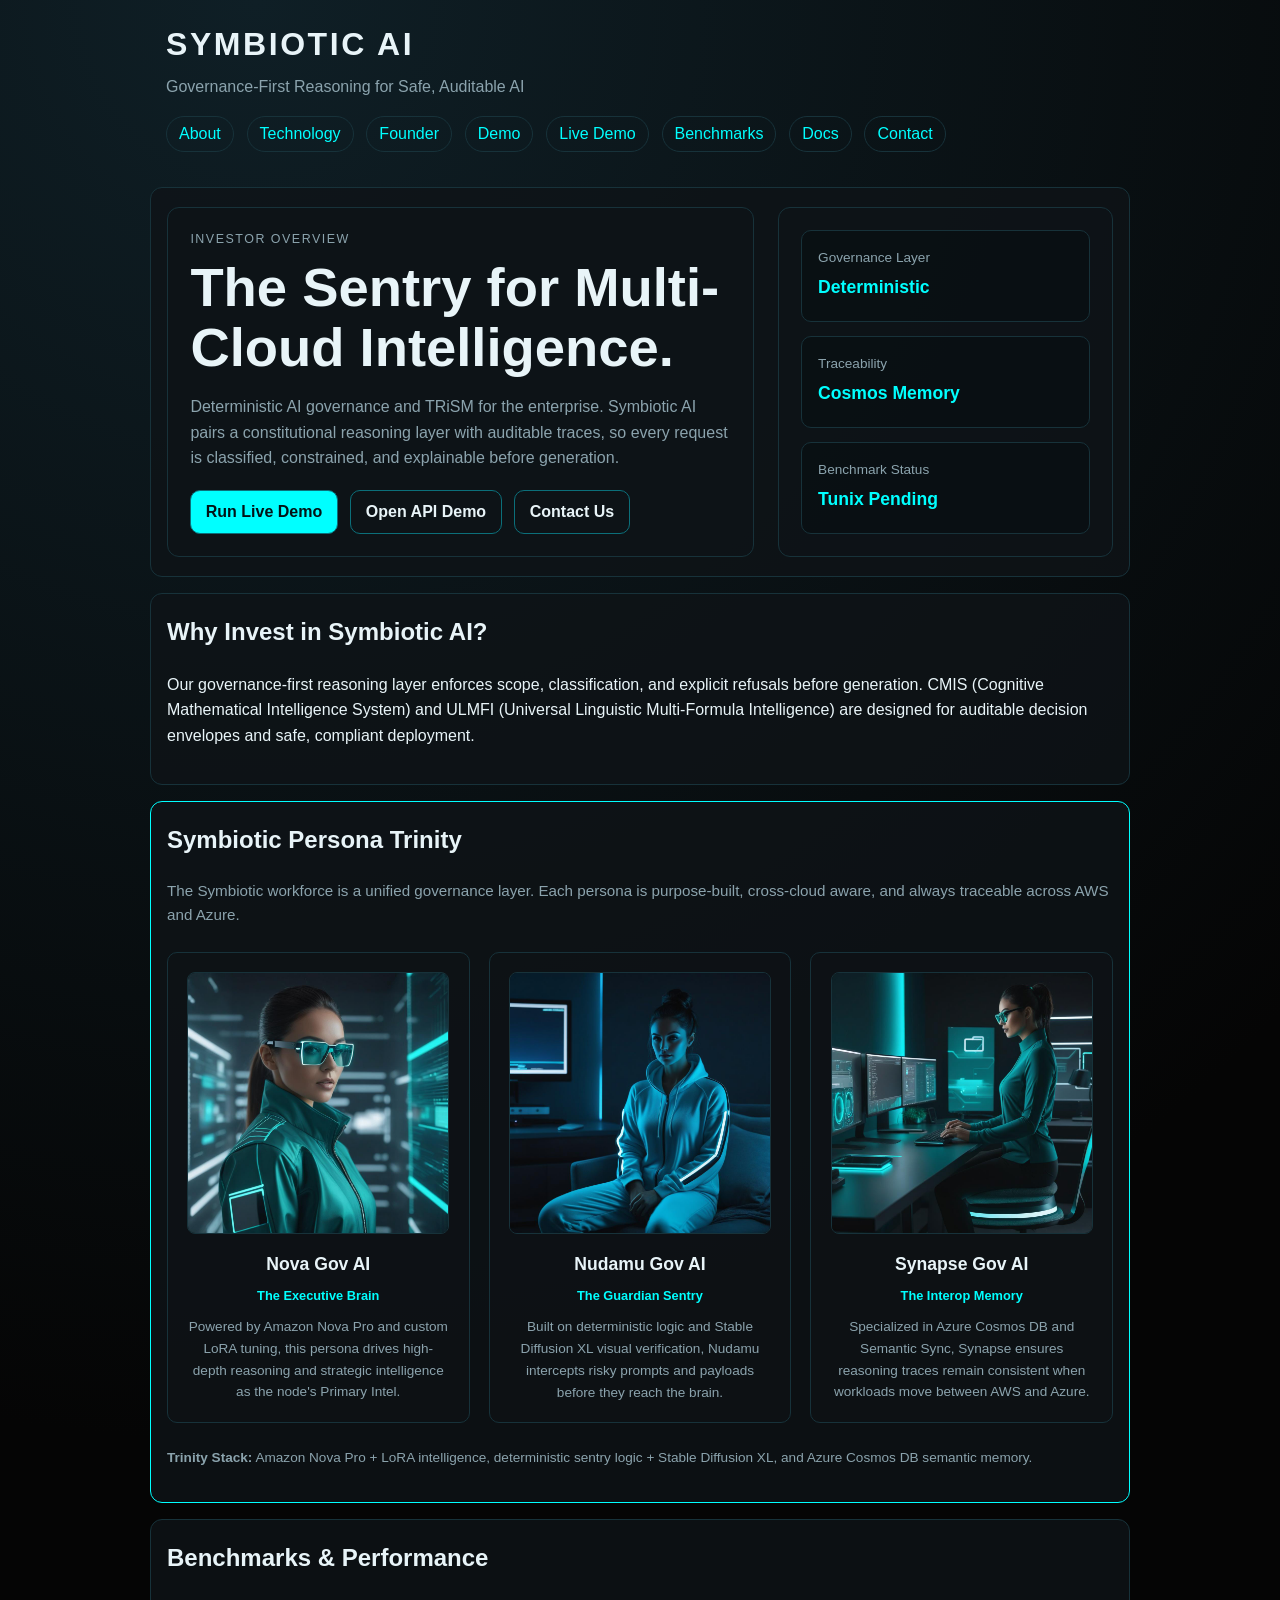
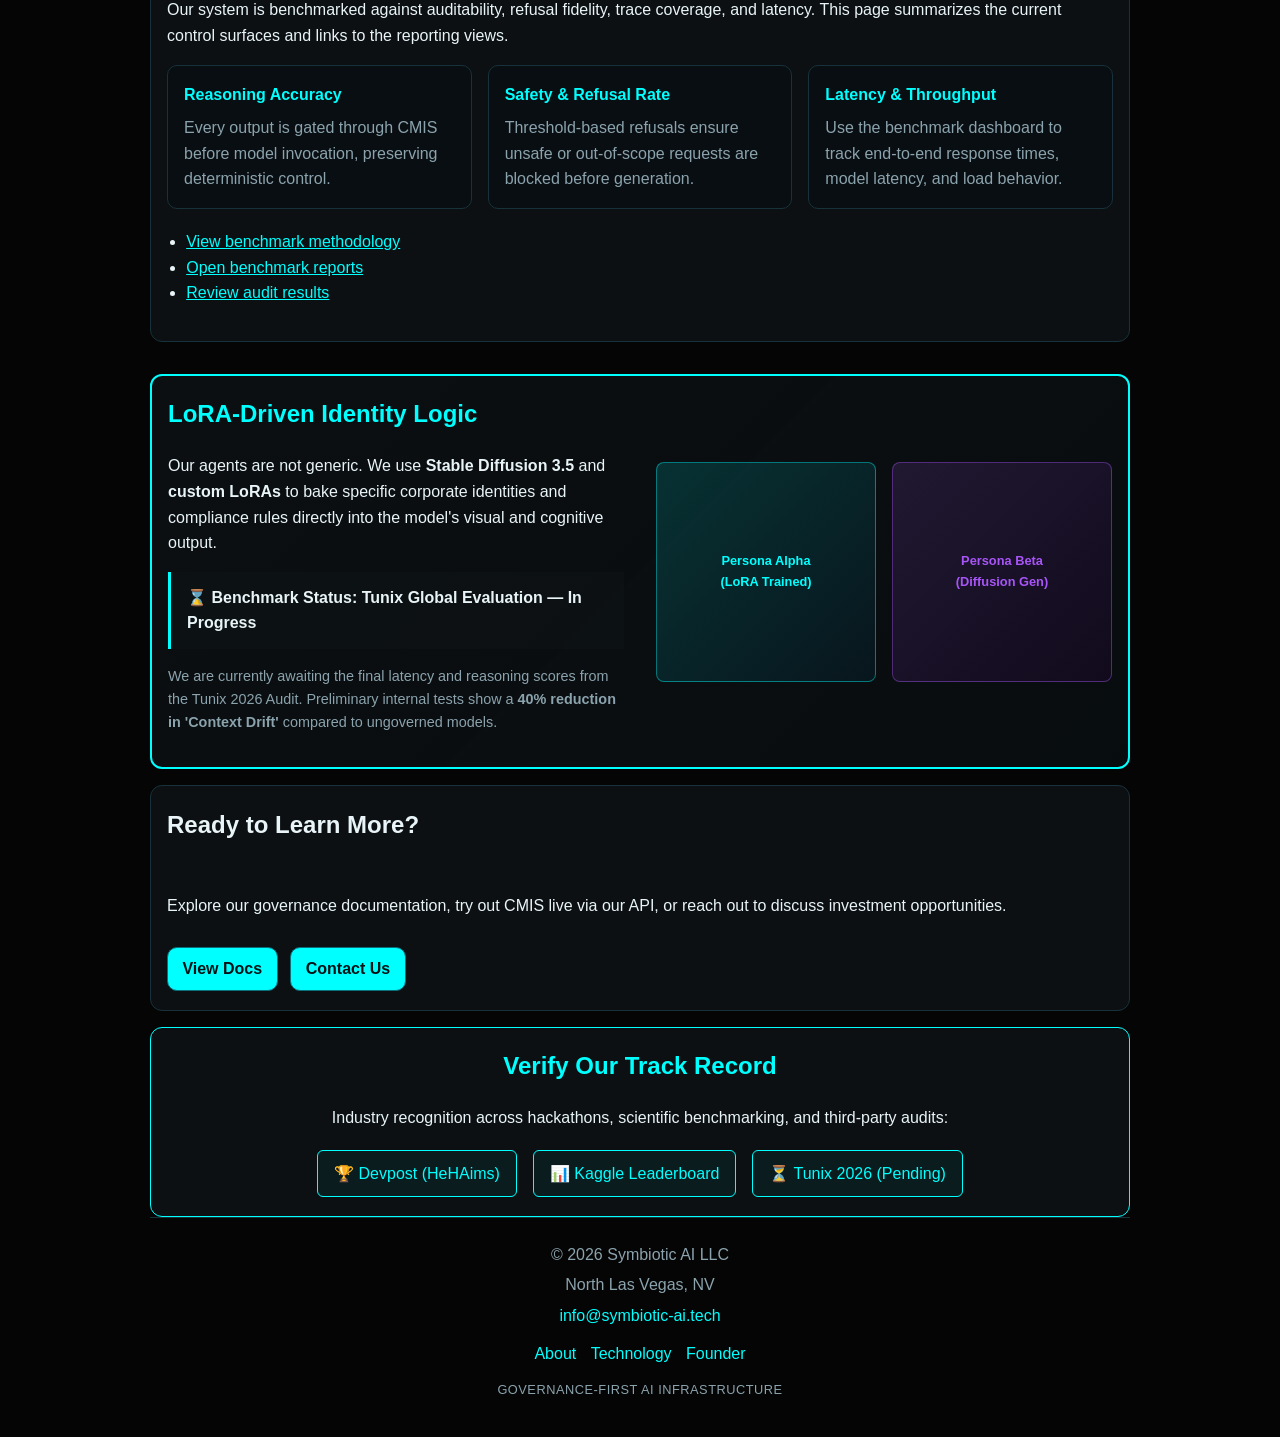
<file: index.html>
<!DOCTYPE html>
<html lang="en">
<head>
<meta charset="UTF-8" />
<meta name="viewport" content="width=device-width, initial-scale=1.0" />
<meta name="description" content="Symbiotic AI delivers governance-first reasoning, deterministic AI controls, and investor-ready benchmark transparency." />
<meta property="og:title" content="Symbiotic AI - Investor Overview" />
<meta property="og:description" content="Governance-first reasoning, benchmark transparency, and multi-cloud AI control for enterprise investors." />
<meta property="og:type" content="website" />
<meta name="twitter:card" content="summary_large_image" />
<meta name="twitter:title" content="Symbiotic AI - Investor Overview" />
<meta name="twitter:description" content="Deterministic AI governance, benchmark transparency, and investor-ready positioning." />
<meta name="theme-color" content="#050505" />
<title>Symbiotic AI - Investor Overview</title>
<link rel="icon" href="favicon.svg" type="image/svg+xml" />
<link rel="stylesheet" href="styles.css">
</head>
<body>
<header>
  <h1>SYMBIOTIC AI</h1>
  <p class="tagline">Governance-First Reasoning for Safe, Auditable AI</p>
  <nav aria-label="Primary">
    <a href="about.html">About</a>
    <a href="technology.html">Technology</a>
    <a href="founder.html">Founder</a>
    <a href="demo.html">Demo</a>
    <a href="demo-live.html">Live Demo</a>
    <a href="benchmarks.html">Benchmarks</a>
    <a href="docs/index.html">Docs</a>
    <a href="contact.html">Contact</a>
  </nav>
</header>

<main>
<section class="hero">
  <div class="hero-copy">
    <p class="eyebrow">Investor Overview</p>
    <h2>The Sentry for Multi-Cloud Intelligence.</h2>
    <p>
      Deterministic AI governance and TRiSM for the enterprise. Symbiotic AI pairs a
      constitutional reasoning layer with auditable traces, so every request is classified,
      constrained, and explainable before generation.
    </p>
    <div class="hero-actions">
      <a class="cta-btn" href="demo-live.html">Run Live Demo</a>
      <a class="cta-btn secondary" href="demo.html">Open API Demo</a>
      <a class="cta-btn secondary" href="contact.html">Contact Us</a>
    </div>
  </div>
  <div class="hero-panel">
    <div class="hero-stat">
      <span>Governance Layer</span>
      <strong>Deterministic</strong>
    </div>
    <div class="hero-stat">
      <span>Traceability</span>
      <strong>Cosmos Memory</strong>
    </div>
    <div class="hero-stat">
      <span>Benchmark Status</span>
      <strong>Tunix Pending</strong>
    </div>
  </div>
</section>

<section class="mission">
  <h2>Why Invest in Symbiotic AI?</h2>
  <p>
    Our governance-first reasoning layer enforces scope, classification, and explicit refusals
    before generation. CMIS (Cognitive Mathematical Intelligence System) and ULMFI (Universal
    Linguistic Multi-Formula Intelligence) are designed for auditable decision envelopes and
    safe, compliant deployment.
  </p>
</section>

<section class="personas">
  <h2>Symbiotic Persona Trinity</h2>
  <p class="section-subtitle">
    The Symbiotic workforce is a unified governance layer. Each persona is purpose-built,
    cross-cloud aware, and always traceable across AWS and Azure.
  </p>
  <div class="personas-grid">
    <div class="persona-card">
      <img class="persona-image" src="images/post_3.jpg" alt="Persona Alpha visual identity from LinkedIn post 3" loading="lazy" />
      <h3>Nova Gov AI</h3>
      <p class="persona-label">The Executive Brain</p>
      <p class="persona-desc">Powered by Amazon Nova Pro and custom LoRA tuning, this persona drives high-depth reasoning and strategic intelligence as the node's Primary Intel.</p>
    </div>
    <div class="persona-card">
      <img class="persona-image" src="images/post_15.jpg" alt="Persona Beta visual identity from LinkedIn post 15" loading="lazy" />
      <h3>Nudamu Gov AI</h3>
      <p class="persona-label">The Guardian Sentry</p>
      <p class="persona-desc">Built on deterministic logic and Stable Diffusion XL visual verification, Nudamu intercepts risky prompts and payloads before they reach the brain.</p>
    </div>
    <div class="persona-card">
      <img class="persona-image" src="images/post_35.jpg" alt="Persona Gamma visual identity from Instagram post 35" loading="lazy" />
      <h3>Synapse Gov AI</h3>
      <p class="persona-label">The Interop Memory</p>
      <p class="persona-desc">Specialized in Azure Cosmos DB and Semantic Sync, Synapse ensures reasoning traces remain consistent when workloads move between AWS and Azure.</p>
    </div>
  </div>
  <p class="tech-note"><strong>Trinity Stack:</strong> Amazon Nova Pro + LoRA intelligence, deterministic sentry logic + Stable Diffusion XL, and Azure Cosmos DB semantic memory.</p>
</section>

<section class="benchmarks">
  <h2>Benchmarks & Performance</h2>
  <p>
    Our system is benchmarked against auditability, refusal fidelity, trace coverage, and latency.
    This page summarizes the current control surfaces and links to the reporting views.
  </p>
  <div class="benchmark-grid">
    <div class="benchmark-card">
      <h3>Reasoning Accuracy</h3>
      <p>Every output is gated through CMIS before model invocation, preserving deterministic control.</p>
    </div>
    <div class="benchmark-card">
      <h3>Safety & Refusal Rate</h3>
      <p>Threshold-based refusals ensure unsafe or out-of-scope requests are blocked before generation.</p>
    </div>
    <div class="benchmark-card">
      <h3>Latency & Throughput</h3>
      <p>Use the benchmark dashboard to track end-to-end response times, model latency, and load behavior.</p>
    </div>
  </div>
  <ul>
    <li><a href="benchmarks.html#methodology">View benchmark methodology</a></li>
    <li><a href="benchmarks.html#reports">Open benchmark reports</a></li>
    <li><a href="benchmarks.html#audit">Review audit results</a></li>
  </ul>
</section>

<section class="tunix-status" id="tunix-status">
  <div class="tunix-container">
    <div class="tunix-left">
      <h2>LoRA-Driven Identity Logic</h2>
      <p>
        Our agents are not generic. We use <strong>Stable Diffusion 3.5</strong> and <strong>custom LoRAs</strong>
        to bake specific corporate identities and compliance rules directly into the model's visual and cognitive output.
      </p>
      <p class="tunix-status-box">⌛ <strong>Benchmark Status:</strong> Tunix Global Evaluation — In Progress</p>
      <p class="tunix-detail">
        We are currently awaiting the final latency and reasoning scores from the Tunix 2026 Audit.
        Preliminary internal tests show a <strong>40% reduction in 'Context Drift'</strong> compared to ungoverned models.
      </p>
    </div>
    <div class="tunix-right">
      <div class="tech-showcase">
        <div class="tech-box cyan-accent">Persona Alpha<br />(LoRA Trained)</div>
        <div class="tech-box purple-accent">Persona Beta<br />(Diffusion Gen)</div>
      </div>
    </div>
  </div>
</section>

<section class="call-to-action">
  <h2>Ready to Learn More?</h2>
  <p>
    Explore our governance documentation, try out CMIS live via our API, or reach out to discuss investment opportunities.
  </p>
  <a class="cta-btn" href="docs/index.html">View Docs</a>
  <a class="cta-btn" href="mailto:info@symbiotic-ai.tech">Contact Us</a>
</section>

<section class="verification-footer-section">
  <h2>Verify Our Track Record</h2>
  <p>Industry recognition across hackathons, scientific benchmarking, and third-party audits:</p>
  <div class="verification-links">
    <a href="https://devpost.com/HeHAims" target="_blank" class="verify-link">🏆 Devpost (HeHAims)</a>
    <a href="https://kaggle.com" target="_blank" class="verify-link">📊 Kaggle Leaderboard</a>
    <a href="#tunix-status" class="verify-link">⏳ Tunix 2026 (Pending)</a>
  </div>
</section>

<footer class="site-footer">
  <p>&copy; 2026 Symbiotic AI LLC</p>
  <p>North Las Vegas, NV</p>
  <p><a href="mailto:info@symbiotic-ai.tech">info@symbiotic-ai.tech</a></p>
  <div class="footer-links">
    <a href="about.html">About</a>
    <a href="technology.html">Technology</a>
    <a href="founder.html">Founder</a>
  </div>
  <p class="footer-meta">Governance-First AI Infrastructure</p>
</footer>
</main>
</body>
</html>
</file>
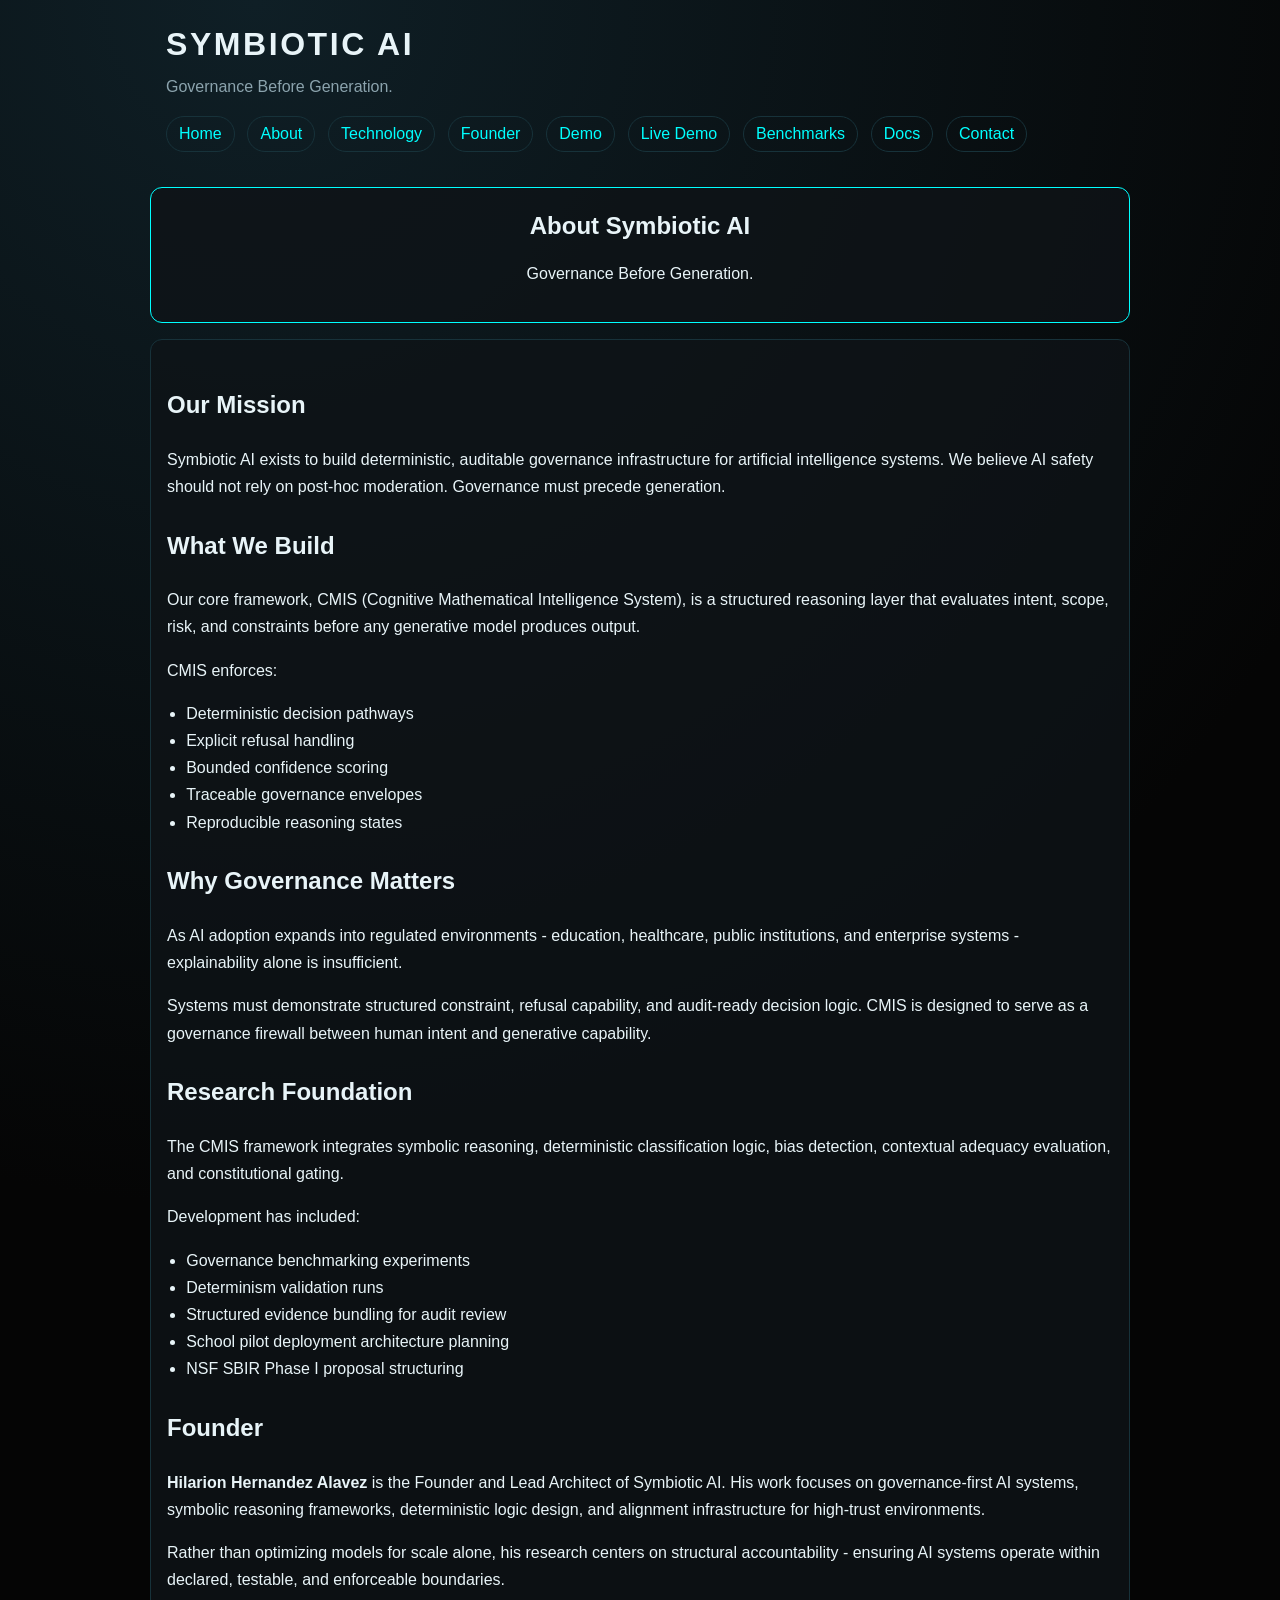
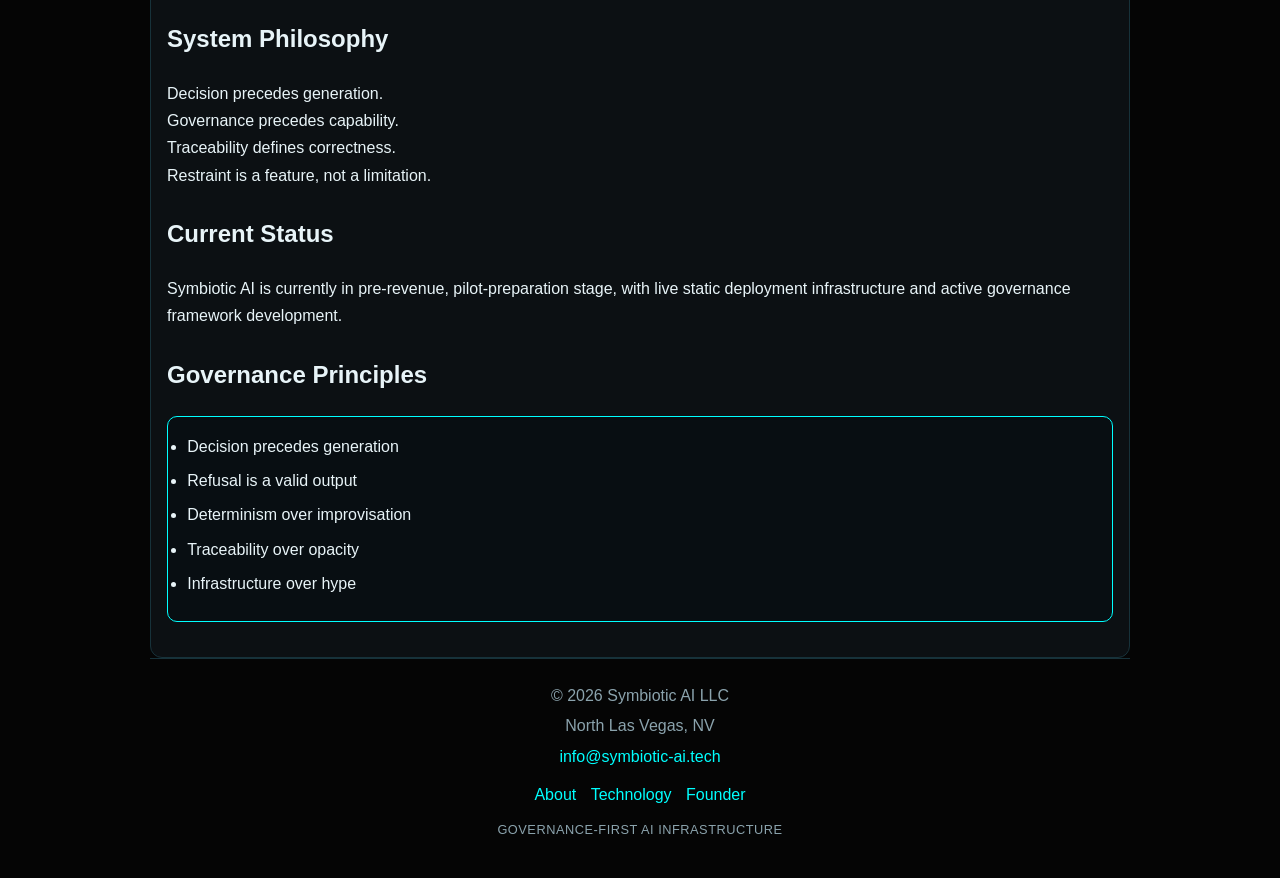
<file: about.html>
<!DOCTYPE html>
<html lang="en">
<head>
<meta charset="UTF-8">
<meta name="viewport" content="width=device-width, initial-scale=1.0">
<meta name="description" content="About Symbiotic AI: governance-first, deterministic, and auditable AI infrastructure.">
<title>About | Symbiotic AI</title>
<link rel="icon" href="favicon.svg" type="image/svg+xml" />
<link rel="stylesheet" href="styles.css">
</head>
<body>
<header>
  <h1>SYMBIOTIC AI</h1>
  <p class="tagline">Governance Before Generation.</p>
  <nav aria-label="Primary">
    <a href="index.html">Home</a>
    <a href="about.html">About</a>
    <a href="technology.html">Technology</a>
    <a href="founder.html">Founder</a>
        <a href="demo.html">Demo</a>
        <a href="demo-live.html">Live Demo</a>
    <a href="benchmarks.html">Benchmarks</a>
    <a href="docs/index.html">Docs</a>
    <a href="contact.html">Contact</a>
  </nav>
</header>

<main>
<section class="about-hero">
    <h2>About Symbiotic AI</h2>
    <p>Governance Before Generation.</p>
</section>

<section class="about-content">

    <h2>Our Mission</h2>
    <p>
        Symbiotic AI exists to build deterministic, auditable governance infrastructure
        for artificial intelligence systems. We believe AI safety should not rely on
        post-hoc moderation. Governance must precede generation.
    </p>

    <h2>What We Build</h2>
    <p>
        Our core framework, CMIS (Cognitive Mathematical Intelligence System),
        is a structured reasoning layer that evaluates intent, scope, risk, and
        constraints before any generative model produces output.
    </p>

    <p>
        CMIS enforces:
    </p>

    <ul>
        <li>Deterministic decision pathways</li>
        <li>Explicit refusal handling</li>
        <li>Bounded confidence scoring</li>
        <li>Traceable governance envelopes</li>
        <li>Reproducible reasoning states</li>
    </ul>

    <h2>Why Governance Matters</h2>
    <p>
        As AI adoption expands into regulated environments - education,
        healthcare, public institutions, and enterprise systems -
        explainability alone is insufficient.
    </p>

    <p>
        Systems must demonstrate structured constraint, refusal capability,
        and audit-ready decision logic. CMIS is designed to serve as a
        governance firewall between human intent and generative capability.
    </p>

    <h2>Research Foundation</h2>
    <p>
        The CMIS framework integrates symbolic reasoning,
        deterministic classification logic, bias detection,
        contextual adequacy evaluation, and constitutional gating.
    </p>

    <p>
        Development has included:
    </p>

    <ul>
        <li>Governance benchmarking experiments</li>
        <li>Determinism validation runs</li>
        <li>Structured evidence bundling for audit review</li>
        <li>School pilot deployment architecture planning</li>
        <li>NSF SBIR Phase I proposal structuring</li>
    </ul>

    <h2>Founder</h2>
    <p>
        <strong>Hilarion Hernandez Alavez</strong> is the Founder and Lead Architect of
        Symbiotic AI. His work focuses on governance-first AI systems,
        symbolic reasoning frameworks, deterministic logic design,
        and alignment infrastructure for high-trust environments.
    </p>

    <p>
        Rather than optimizing models for scale alone, his research
        centers on structural accountability - ensuring AI systems
        operate within declared, testable, and enforceable boundaries.
    </p>

    <h2>System Philosophy</h2>
    <p>
        Decision precedes generation.<br>
        Governance precedes capability.<br>
        Traceability defines correctness.<br>
        Restraint is a feature, not a limitation.
    </p>

    <h2>Current Status</h2>
    <p>
        Symbiotic AI is currently in pre-revenue, pilot-preparation stage,
        with live static deployment infrastructure and active governance
        framework development.
    </p>

        <h2>Governance Principles</h2>
        <ul class="governance-principles">
                <li>Decision precedes generation</li>
                <li>Refusal is a valid output</li>
                <li>Determinism over improvisation</li>
                <li>Traceability over opacity</li>
                <li>Infrastructure over hype</li>
        </ul>

</section>
</main>

<footer class="site-footer">
    <p>&copy; 2026 Symbiotic AI LLC</p>
    <p>North Las Vegas, NV</p>
    <p><a href="mailto:info@symbiotic-ai.tech">info@symbiotic-ai.tech</a></p>
    <div class="footer-links">
        <a href="about.html">About</a>
        <a href="technology.html">Technology</a>
        <a href="founder.html">Founder</a>
    </div>
    <p class="footer-meta">Governance-First AI Infrastructure</p>
</footer>
</body>
</html>
</file>
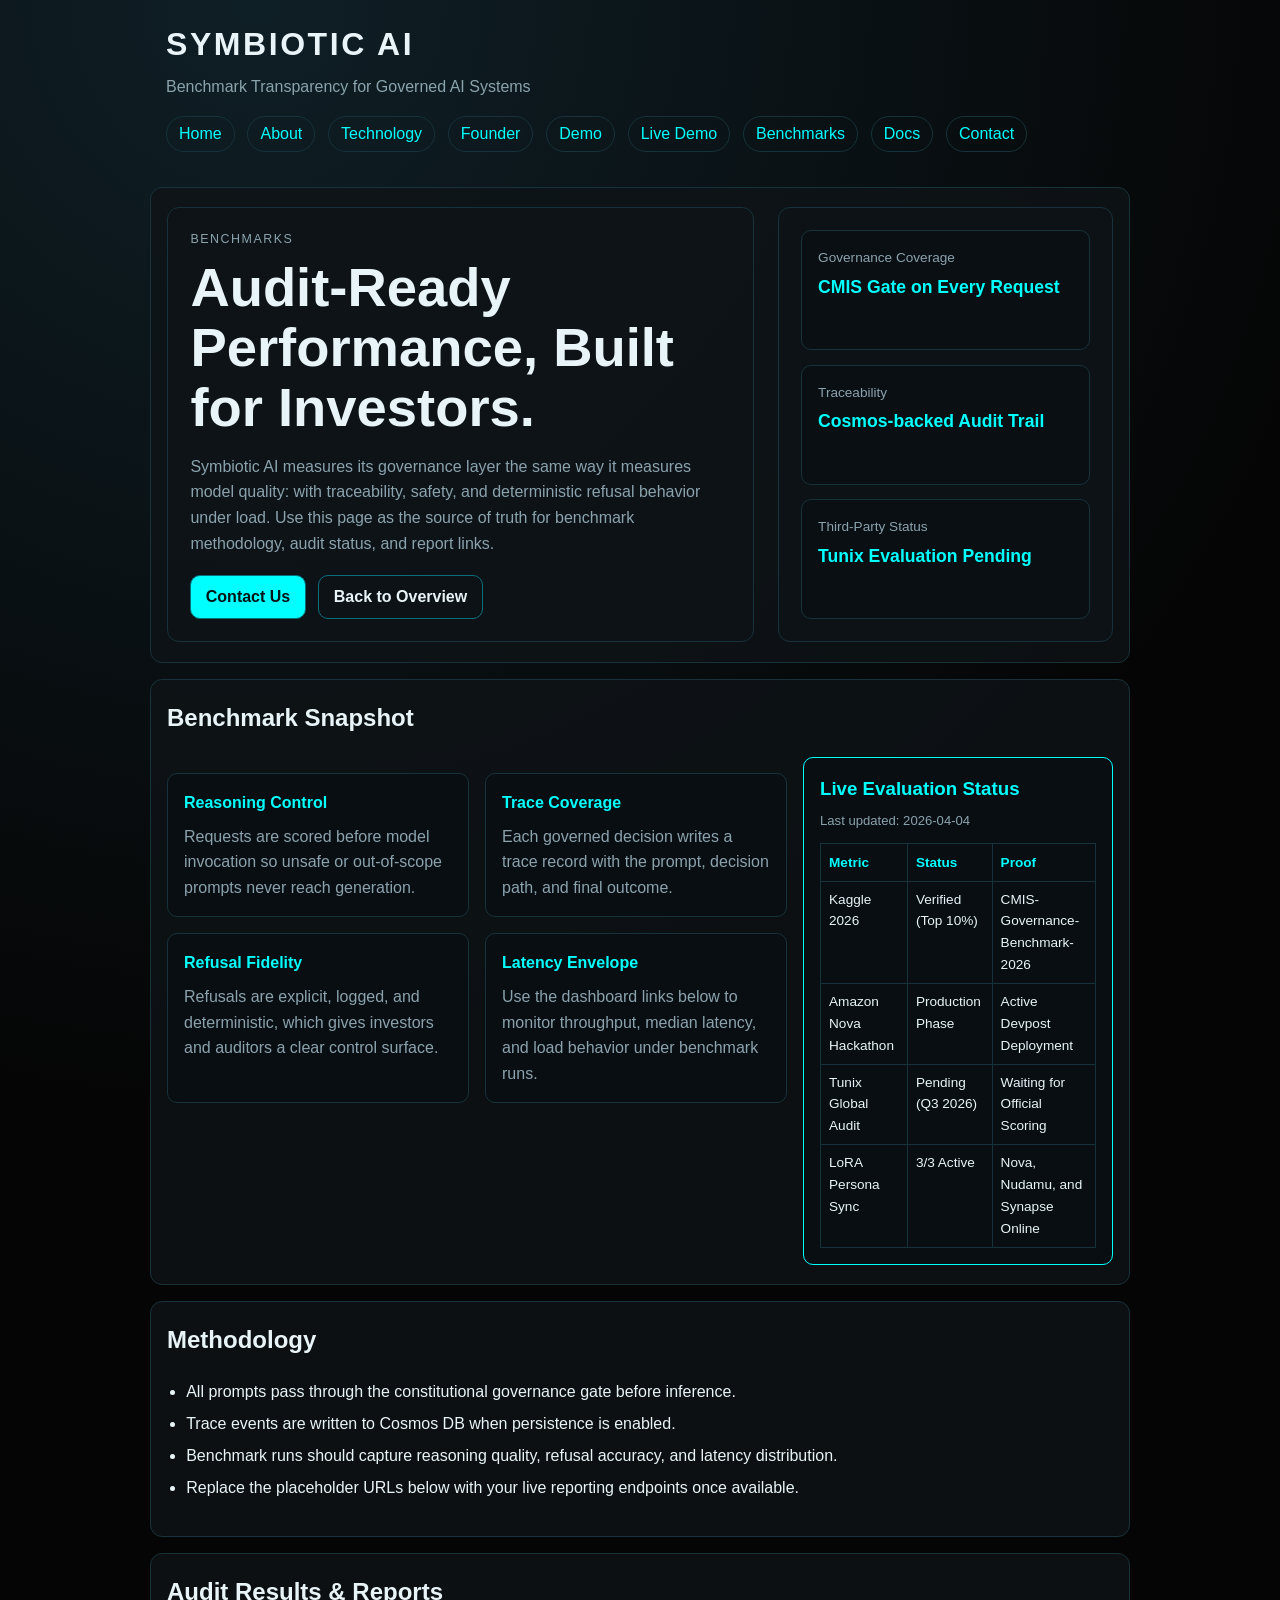
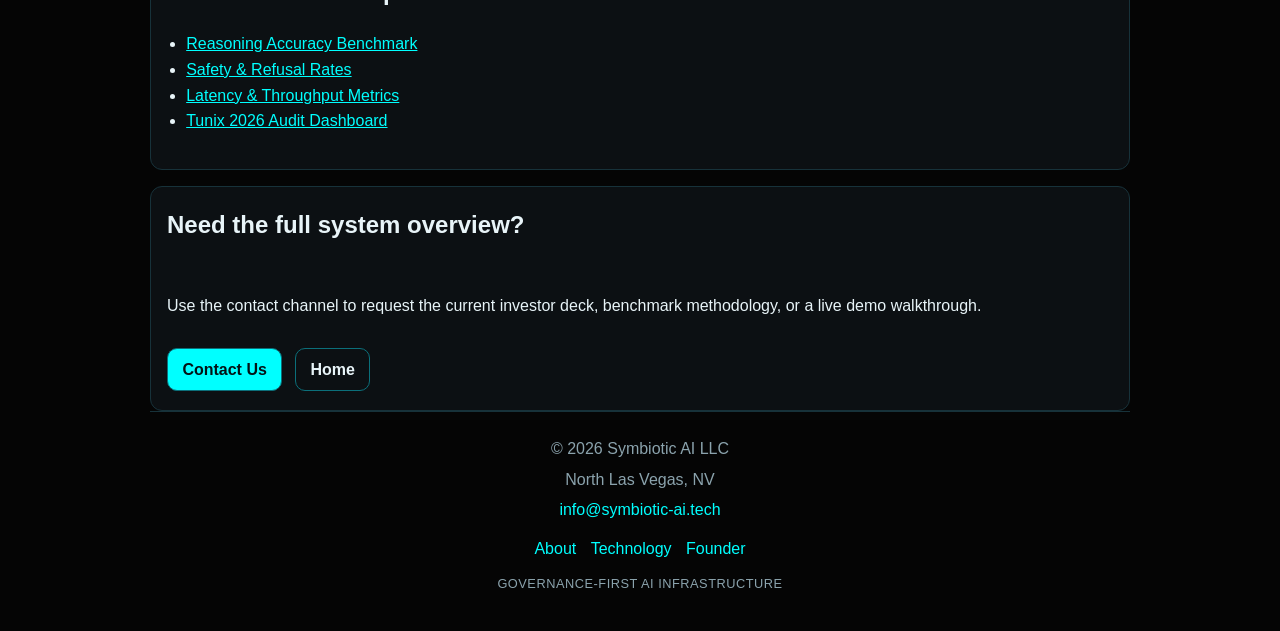
<file: benchmarks.html>
<!DOCTYPE html>
<html lang="en">
<head>
<meta charset="UTF-8" />
<meta name="viewport" content="width=device-width, initial-scale=1.0" />
<meta name="description" content="Symbiotic AI benchmark methodology, governance audit results, and reporting links." />
<meta property="og:title" content="Symbiotic AI - Benchmarks" />
<meta property="og:description" content="Benchmark methodology, audit results, and governance reporting for Symbiotic AI." />
<meta property="og:type" content="website" />
<meta name="twitter:card" content="summary" />
<meta name="twitter:title" content="Symbiotic AI - Benchmarks" />
<meta name="twitter:description" content="Governance benchmark methodology and audit reporting for investors." />
<link rel="icon" href="favicon.svg" type="image/svg+xml" />
<link rel="stylesheet" href="styles.css">
<title>Symbiotic AI - Benchmarks</title>
</head>
<body>
<header>
  <h1>SYMBIOTIC AI</h1>
  <p class="tagline">Benchmark Transparency for Governed AI Systems</p>
  <nav aria-label="Primary">
    <a href="index.html">Home</a>
    <a href="about.html">About</a>
    <a href="technology.html">Technology</a>
    <a href="founder.html">Founder</a>
    <a href="demo.html">Demo</a>
    <a href="demo-live.html">Live Demo</a>
    <a href="benchmarks.html">Benchmarks</a>
    <a href="docs/index.html">Docs</a>
    <a href="contact.html">Contact</a>
  </nav>
</header>

<main>
  <section class="hero">
    <div class="hero-copy">
      <p class="eyebrow">Benchmarks</p>
      <h2>Audit-Ready Performance, Built for Investors.</h2>
      <p>
        Symbiotic AI measures its governance layer the same way it measures model quality: with traceability,
        safety, and deterministic refusal behavior under load. Use this page as the source of truth for benchmark
        methodology, audit status, and report links.
      </p>
      <div class="hero-actions">
        <a class="cta-btn" href="contact.html">Contact Us</a>
        <a class="cta-btn secondary" href="index.html">Back to Overview</a>
      </div>
    </div>
    <div class="hero-panel">
      <div class="hero-stat">
        <span>Governance Coverage</span>
        <strong>CMIS Gate on Every Request</strong>
      </div>
      <div class="hero-stat">
        <span>Traceability</span>
        <strong>Cosmos-backed Audit Trail</strong>
      </div>
      <div class="hero-stat">
        <span>Third-Party Status</span>
        <strong>Tunix Evaluation Pending</strong>
      </div>
    </div>
  </section>

  <section>
    <h2>Benchmark Snapshot</h2>
    <div class="snapshot-layout">
      <div class="benchmark-grid">
        <div class="benchmark-card">
          <h3>Reasoning Control</h3>
          <p>Requests are scored before model invocation so unsafe or out-of-scope prompts never reach generation.</p>
        </div>
        <div class="benchmark-card">
          <h3>Trace Coverage</h3>
          <p>Each governed decision writes a trace record with the prompt, decision path, and final outcome.</p>
        </div>
        <div class="benchmark-card">
          <h3>Refusal Fidelity</h3>
          <p>Refusals are explicit, logged, and deterministic, which gives investors and auditors a clear control surface.</p>
        </div>
        <div class="benchmark-card">
          <h3>Latency Envelope</h3>
          <p>Use the dashboard links below to monitor throughput, median latency, and load behavior under benchmark runs.</p>
        </div>
      </div>

      <aside class="live-sidebar" aria-label="Live evaluation status">
        <h3>Live Evaluation Status</h3>
        <p class="live-updated">Last updated: 2026-04-04</p>
        <table class="status-table">
          <thead>
            <tr>
              <th>Metric</th>
              <th>Status</th>
              <th>Proof</th>
            </tr>
          </thead>
          <tbody>
            <tr>
              <td>Kaggle 2026</td>
              <td>Verified (Top 10%)</td>
              <td>CMIS-Governance-Benchmark-2026</td>
            </tr>
            <tr>
              <td>Amazon Nova Hackathon</td>
              <td>Production Phase</td>
              <td>Active Devpost Deployment</td>
            </tr>
            <tr>
              <td>Tunix Global Audit</td>
              <td>Pending (Q3 2026)</td>
              <td>Waiting for Official Scoring</td>
            </tr>
            <tr>
              <td>LoRA Persona Sync</td>
              <td>3/3 Active</td>
              <td>Nova, Nudamu, and Synapse Online</td>
            </tr>
          </tbody>
        </table>
      </aside>
    </div>
  </section>

  <section id="methodology">
    <h2>Methodology</h2>
    <ul class="method-list">
      <li>All prompts pass through the constitutional governance gate before inference.</li>
      <li>Trace events are written to Cosmos DB when persistence is enabled.</li>
      <li>Benchmark runs should capture reasoning quality, refusal accuracy, and latency distribution.</li>
      <li>Replace the placeholder URLs below with your live reporting endpoints once available.</li>
    </ul>
  </section>

  <section id="audit">
    <h2>Audit Results & Reports</h2>
    <ul>
      <li><a href="https://your-benchmark-link-1.example">Reasoning Accuracy Benchmark</a></li>
      <li><a href="https://your-benchmark-link-2.example">Safety & Refusal Rates</a></li>
      <li><a href="https://your-benchmark-link-3.example">Latency & Throughput Metrics</a></li>
      <li><a href="https://your-benchmark-link-4.example">Tunix 2026 Audit Dashboard</a></li>
    </ul>
  </section>

  <section class="call-to-action" id="reports">
    <h2>Need the full system overview?</h2>
    <p>Use the contact channel to request the current investor deck, benchmark methodology, or a live demo walkthrough.</p>
    <a class="cta-btn" href="contact.html">Contact Us</a>
    <a class="cta-btn secondary" href="index.html">Home</a>
  </section>
</main>

<footer class="site-footer">
  <p>&copy; 2026 Symbiotic AI LLC</p>
  <p>North Las Vegas, NV</p>
  <p><a href="mailto:info@symbiotic-ai.tech">info@symbiotic-ai.tech</a></p>
  <div class="footer-links">
    <a href="about.html">About</a>
    <a href="technology.html">Technology</a>
    <a href="founder.html">Founder</a>
  </div>
  <p class="footer-meta">Governance-First AI Infrastructure</p>
</footer>
</body>
</html>
</file>
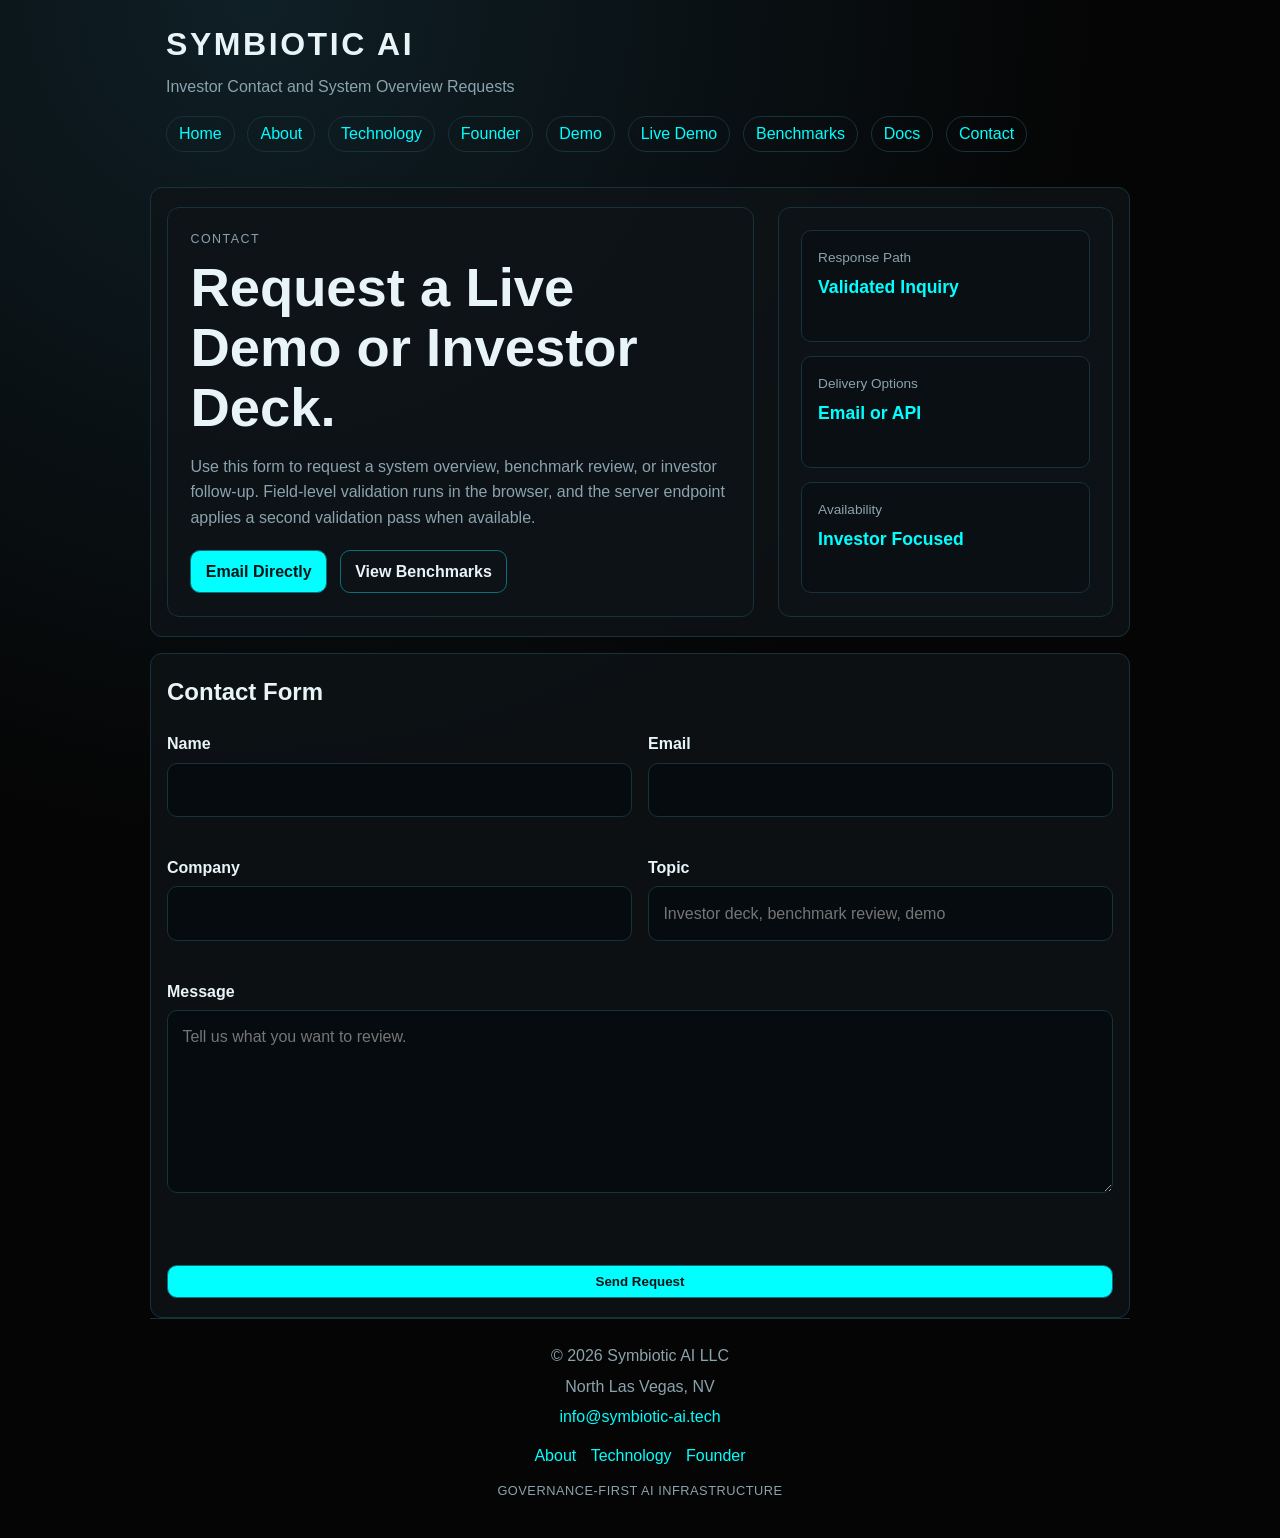
<file: contact.html>
<!DOCTYPE html>
<html lang="en">
<head>
<meta charset="UTF-8" />
<meta name="viewport" content="width=device-width, initial-scale=1.0" />
<meta name="description" content="Contact Symbiotic AI for investor inquiries, system overviews, and benchmark walkthroughs." />
<meta property="og:title" content="Symbiotic AI - Contact" />
<meta property="og:description" content="Request the investor deck, benchmark overview, or a live demo." />
<meta property="og:type" content="website" />
<meta name="twitter:card" content="summary" />
<link rel="icon" href="favicon.svg" type="image/svg+xml" />
<link rel="stylesheet" href="styles.css">
<title>Symbiotic AI - Contact</title>
</head>
<body>
<header>
  <h1>SYMBIOTIC AI</h1>
  <p class="tagline">Investor Contact and System Overview Requests</p>
  <nav aria-label="Primary">
    <a href="index.html">Home</a>
    <a href="about.html">About</a>
    <a href="technology.html">Technology</a>
    <a href="founder.html">Founder</a>
    <a href="demo.html">Demo</a>
    <a href="demo-live.html">Live Demo</a>
    <a href="benchmarks.html">Benchmarks</a>
    <a href="docs/index.html">Docs</a>
    <a href="contact.html">Contact</a>
  </nav>
</header>

<main>
  <section class="hero">
    <div class="hero-copy">
      <p class="eyebrow">Contact</p>
      <h2>Request a Live Demo or Investor Deck.</h2>
      <p>
        Use this form to request a system overview, benchmark review, or investor follow-up. Field-level
        validation runs in the browser, and the server endpoint applies a second validation pass when available.
      </p>
      <div class="hero-actions">
        <a class="cta-btn" href="mailto:info@symbiotic-ai.tech">Email Directly</a>
        <a class="cta-btn secondary" href="benchmarks.html">View Benchmarks</a>
      </div>
    </div>
    <div class="hero-panel">
      <div class="hero-stat">
        <span>Response Path</span>
        <strong>Validated Inquiry</strong>
      </div>
      <div class="hero-stat">
        <span>Delivery Options</span>
        <strong>Email or API</strong>
      </div>
      <div class="hero-stat">
        <span>Availability</span>
        <strong>Investor Focused</strong>
      </div>
    </div>
  </section>

  <section>
    <h2>Contact Form</h2>
    <form class="contact-form" id="contact-form" novalidate>
      <div class="field-grid">
        <div class="form-field">
          <label for="name">Name</label>
          <input id="name" name="name" type="text" autocomplete="name" required minlength="2" />
          <span class="field-error" id="name-error" aria-live="polite"></span>
        </div>
        <div class="form-field">
          <label for="email">Email</label>
          <input id="email" name="email" type="email" autocomplete="email" required />
          <span class="field-error" id="email-error" aria-live="polite"></span>
        </div>
      </div>
      <div class="field-grid">
        <div class="form-field">
          <label for="company">Company</label>
          <input id="company" name="company" type="text" autocomplete="organization" required minlength="2" />
          <span class="field-error" id="company-error" aria-live="polite"></span>
        </div>
        <div class="form-field">
          <label for="topic">Topic</label>
          <input id="topic" name="topic" type="text" placeholder="Investor deck, benchmark review, demo" required minlength="3" />
          <span class="field-error" id="topic-error" aria-live="polite"></span>
        </div>
      </div>
      <div class="form-field">
        <label for="message">Message</label>
        <textarea id="message" name="message" rows="6" required minlength="20" placeholder="Tell us what you want to review."></textarea>
        <span class="field-error" id="message-error" aria-live="polite"></span>
      </div>
      <div class="form-status" id="form-status" aria-live="polite"></div>
      <button class="cta-btn" type="submit">Send Request</button>
    </form>
  </section>
</main>

<footer class="site-footer">
  <p>&copy; 2026 Symbiotic AI LLC</p>
  <p>North Las Vegas, NV</p>
  <p><a href="mailto:info@symbiotic-ai.tech">info@symbiotic-ai.tech</a></p>
  <div class="footer-links">
    <a href="about.html">About</a>
    <a href="technology.html">Technology</a>
    <a href="founder.html">Founder</a>
  </div>
  <p class="footer-meta">Governance-First AI Infrastructure</p>
</footer>

<script>
const form = document.getElementById('contact-form');
const statusBox = document.getElementById('form-status');
const fieldOrder = ['name', 'email', 'company', 'topic', 'message'];

function setError(fieldId, message) {
  const errorBox = document.getElementById(`${fieldId}-error`);
  const input = document.getElementById(fieldId);
  if (errorBox) errorBox.textContent = message;
  if (input) input.setAttribute('aria-invalid', message ? 'true' : 'false');
}

function validateField(fieldId) {
  const input = document.getElementById(fieldId);
  const value = (input.value || '').trim();
  let error = '';

  if (fieldId === 'email') {
    const emailPattern = /^[^\s@]+@[^\s@]+\.[^\s@]+$/;
    if (!emailPattern.test(value)) {
      error = 'Enter a valid email address.';
    }
  } else if (fieldId === 'message') {
    if (value.length < 20) {
      error = 'Message must be at least 20 characters.';
    }
  } else if (value.length < 2) {
    error = 'This field is required.';
  }

  setError(fieldId, error);
  return !error;
}

fieldOrder.forEach((fieldId) => {
  const input = document.getElementById(fieldId);
  input.addEventListener('blur', () => validateField(fieldId));
  input.addEventListener('input', () => {
    if (document.getElementById(`${fieldId}-error`).textContent) {
      validateField(fieldId);
    }
  });
});

form.addEventListener('submit', async (event) => {
  event.preventDefault();
  statusBox.textContent = '';
  statusBox.className = 'form-status';

  const valid = fieldOrder.map(validateField).every(Boolean);
  if (!valid) {
    statusBox.textContent = 'Please correct the highlighted fields before submitting.';
    statusBox.classList.add('error');
    const firstInvalid = fieldOrder.find((fieldId) => document.getElementById(`${fieldId}-error`).textContent);
    if (firstInvalid) {
      document.getElementById(firstInvalid).focus();
    }
    return;
  }

  const payload = {
    name: document.getElementById('name').value.trim(),
    email: document.getElementById('email').value.trim(),
    company: document.getElementById('company').value.trim(),
    topic: document.getElementById('topic').value.trim(),
    message: document.getElementById('message').value.trim(),
  };

  try {
    const response = await fetch('/contact', {
      method: 'POST',
      headers: { 'Content-Type': 'application/json' },
      body: JSON.stringify(payload),
    });

    if (!response.ok) {
      const errorPayload = await response.json().catch(() => ({}));
      throw new Error(errorPayload.detail?.message || 'Submission failed.');
    }

    statusBox.textContent = 'Request submitted successfully. We will respond shortly.';
    statusBox.classList.add('success');
    form.reset();
    fieldOrder.forEach((fieldId) => setError(fieldId, ''));
  } catch (error) {
    statusBox.textContent = 'Form validation passed, but the API endpoint is unavailable. Opening email contact instead.';
    statusBox.classList.add('error');
    window.location.href = 'mailto:info@symbiotic-ai.tech?subject=Symbiotic%20AI%20Investor%20Inquiry';
  }
});
</script>
</body>
</html>
</file>
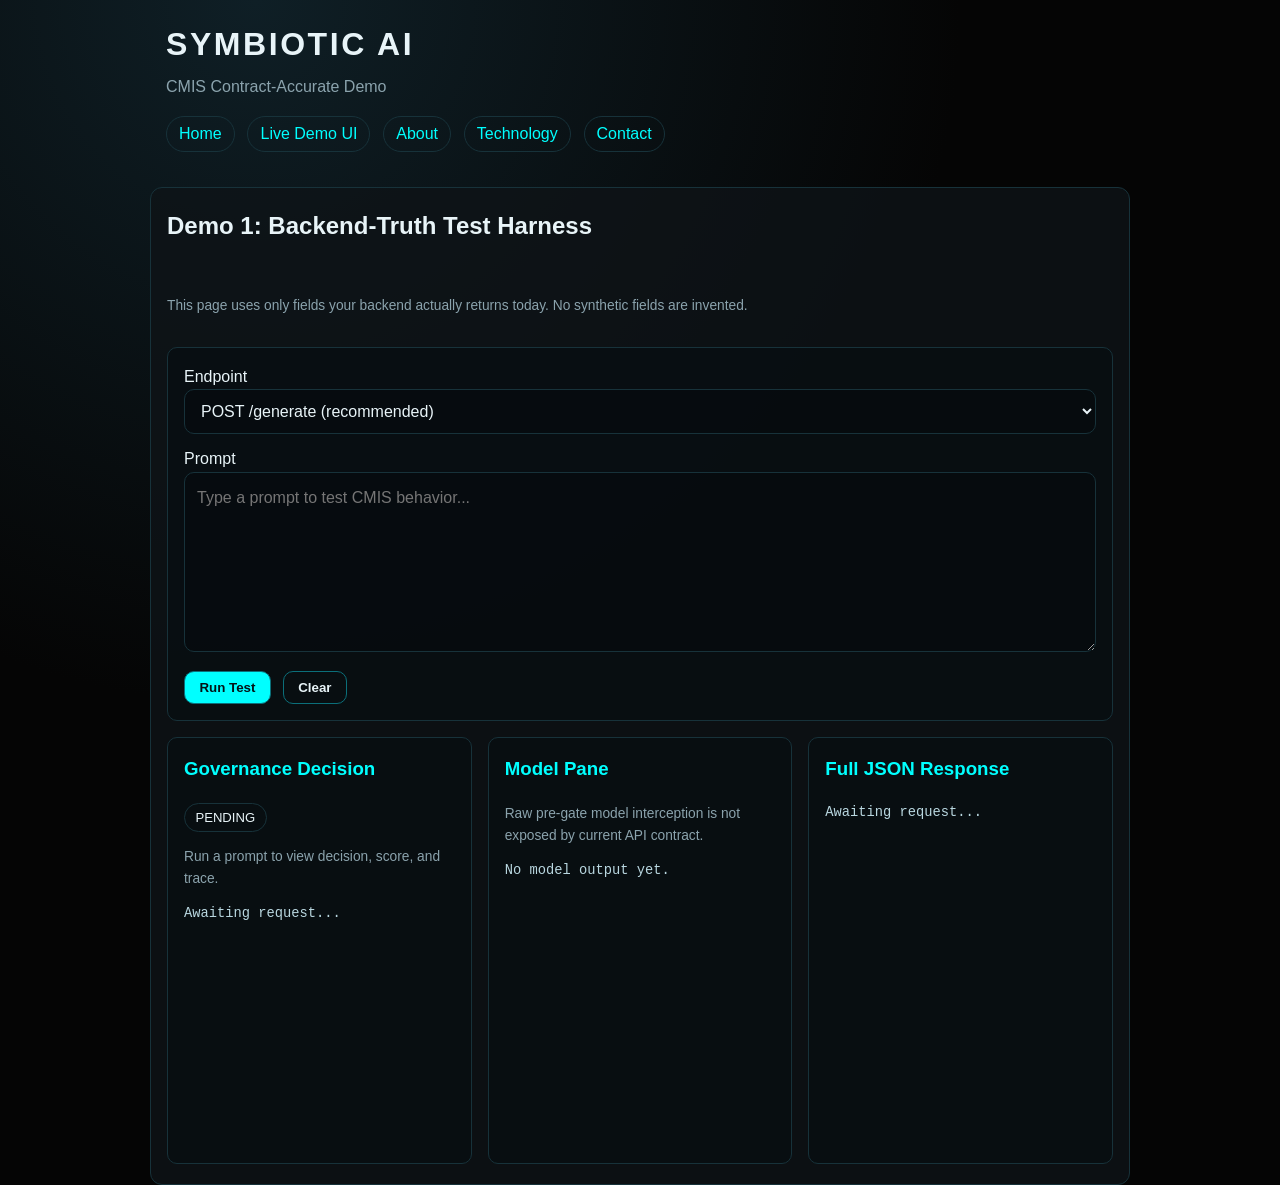
<file: demo.html>
<!DOCTYPE html>
<html lang="en">
<head>
<meta charset="UTF-8" />
<meta name="viewport" content="width=device-width, initial-scale=1.0" />
<meta name="description" content="CMIS contract-accurate demo for /generate and /govern endpoints." />
<title>CMIS API Demo | Contract-Accurate</title>
<link rel="icon" href="favicon.svg" type="image/svg+xml" />
<link rel="stylesheet" href="styles.css" />
<style>
.demo-shell {
  display: grid;
  grid-template-columns: 1fr;
  gap: 1rem;
}
.demo-grid {
  display: grid;
  grid-template-columns: repeat(3, minmax(0, 1fr));
  gap: 1rem;
}
.demo-card {
  background: rgba(8, 14, 18, 0.82);
  border: 1px solid var(--border);
  border-radius: 10px;
  padding: 1rem;
}
.demo-card h3 {
  margin-top: 0;
  color: var(--accent);
}
textarea.demo-input,
select.demo-select {
  width: 100%;
  border: 1px solid var(--border);
  border-radius: 10px;
  background: rgba(6, 10, 14, 0.8);
  color: var(--text);
  padding: 0.75rem;
  font: inherit;
}
.demo-actions {
  display: flex;
  gap: 0.75rem;
  flex-wrap: wrap;
  margin-top: 0.75rem;
}
.button-secondary {
  color: var(--text);
  background: transparent;
}
.output {
  white-space: pre-wrap;
  font-family: Consolas, "Courier New", monospace;
  font-size: 0.86rem;
  line-height: 1.5;
  min-height: 230px;
  color: #b9d7e0;
}
.status-pill {
  display: inline-block;
  border: 1px solid var(--border);
  border-radius: 999px;
  padding: 0.2rem 0.65rem;
  font-size: 0.82rem;
}
.allow { color: #7dff9e; border-color: #2f7a44; }
.refuse { color: #ff8a8a; border-color: #7a3030; }
.hint {
  color: var(--muted);
  font-size: 0.86rem;
}
@media (max-width: 960px) {
  .demo-grid {
    grid-template-columns: 1fr;
  }
}
</style>
</head>
<body>
<header>
  <h1>SYMBIOTIC AI</h1>
  <p class="tagline">CMIS Contract-Accurate Demo</p>
  <nav aria-label="Primary">
    <a href="index.html">Home</a>
    <a href="demo-live.html">Live Demo UI</a>
    <a href="about.html">About</a>
    <a href="technology.html">Technology</a>
    <a href="contact.html">Contact</a>
  </nav>
</header>

<main>
<section class="demo-shell">
  <h2>Demo 1: Backend-Truth Test Harness</h2>
  <p class="hint">This page uses only fields your backend actually returns today. No synthetic fields are invented.</p>
  <div class="demo-card">
    <label for="endpoint">Endpoint</label>
    <select id="endpoint" class="demo-select" aria-label="Endpoint selector">
      <option value="/generate">POST /generate (recommended)</option>
      <option value="/govern">POST /govern</option>
    </select>
    <label for="prompt" style="display:block; margin-top:0.75rem;">Prompt</label>
    <textarea id="prompt" class="demo-input" rows="6" placeholder="Type a prompt to test CMIS behavior..."></textarea>
    <div class="demo-actions">
      <button id="runBtn" class="cta-btn" type="button">Run Test</button>
      <button id="clearBtn" class="cta-btn button-secondary" type="button">Clear</button>
    </div>
  </div>

  <div class="demo-grid">
    <article class="demo-card">
      <h3>Governance Decision</h3>
      <div id="decisionPill" class="status-pill">PENDING</div>
      <p class="hint" id="decisionMeta">Run a prompt to view decision, score, and trace.</p>
      <pre id="logicPane" class="output">Awaiting request...</pre>
    </article>

    <article class="demo-card">
      <h3>Model Pane</h3>
      <p class="hint">Raw pre-gate model interception is not exposed by current API contract.</p>
      <pre id="modelPane" class="output">No model output yet.</pre>
    </article>

    <article class="demo-card">
      <h3>Full JSON Response</h3>
      <pre id="jsonPane" class="output">Awaiting request...</pre>
    </article>
  </div>
</section>
</main>

<script>
const decisionPill = document.getElementById('decisionPill');
const decisionMeta = document.getElementById('decisionMeta');
const logicPane = document.getElementById('logicPane');
const modelPane = document.getElementById('modelPane');
const jsonPane = document.getElementById('jsonPane');
const runBtn = document.getElementById('runBtn');
const clearBtn = document.getElementById('clearBtn');

function normalizeMessage(data) {
  if (!data || typeof data !== 'object') return 'No message available.';
  return data.model_response || data.response || data.message || 'No model payload in this response.';
}

function setDecision(decision) {
  decisionPill.className = 'status-pill';
  if (decision === 'ALLOW') {
    decisionPill.classList.add('allow');
  } else if (decision === 'REFUSE') {
    decisionPill.classList.add('refuse');
  }
  decisionPill.textContent = decision || 'UNKNOWN';
}

async function runDemo() {
  const prompt = document.getElementById('prompt').value.trim();
  const endpoint = document.getElementById('endpoint').value;
  if (!prompt) {
    alert('Please enter a prompt.');
    return;
  }

  setDecision('RUNNING');
  decisionMeta.textContent = 'Submitting request...';
  logicPane.textContent = 'Evaluating governance...';
  modelPane.textContent = 'Waiting for endpoint response...';
  jsonPane.textContent = 'Loading...';

  try {
    const resp = await fetch(endpoint, {
      method: 'POST',
      headers: { 'Content-Type': 'application/json' },
      body: JSON.stringify({ prompt })
    });

    const payload = await resp.json();
    const decision = payload.decision || (payload.status === 'blocked' ? 'REFUSE' : 'UNKNOWN');
    setDecision(decision);

    const score = payload.score !== undefined ? payload.score : 'n/a';
    const traceId = payload.trace_id || 'n/a';
    const reason = payload.reason || payload.message || 'n/a';
    decisionMeta.textContent = 'Endpoint: ' + endpoint + ' | Score: ' + score + ' | Trace: ' + traceId;

    logicPane.textContent = [
      'decision: ' + decision,
      'score: ' + score,
      'trace_id: ' + traceId,
      'reason/message: ' + reason,
      'http_status: ' + resp.status
    ].join('\n');

    if (decision === 'ALLOW') {
      modelPane.textContent = normalizeMessage(payload);
    } else {
      modelPane.textContent = 'Request blocked or denied.\n\nCurrent backend does not expose a raw pre-governance draft.';
    }

    jsonPane.textContent = JSON.stringify(payload, null, 2);
  } catch (err) {
    setDecision('ERROR');
    decisionMeta.textContent = 'Request failed';
    logicPane.textContent = 'Network or backend error. Confirm server is running.';
    modelPane.textContent = String(err);
    jsonPane.textContent = String(err);
  }
}

runBtn.addEventListener('click', runDemo);
clearBtn.addEventListener('click', () => {
  document.getElementById('prompt').value = '';
  setDecision('PENDING');
  decisionMeta.textContent = 'Run a prompt to view decision, score, and trace.';
  logicPane.textContent = 'Awaiting request...';
  modelPane.textContent = 'No model output yet.';
  jsonPane.textContent = 'Awaiting request...';
});
</script>
</body>
</html>
</file>
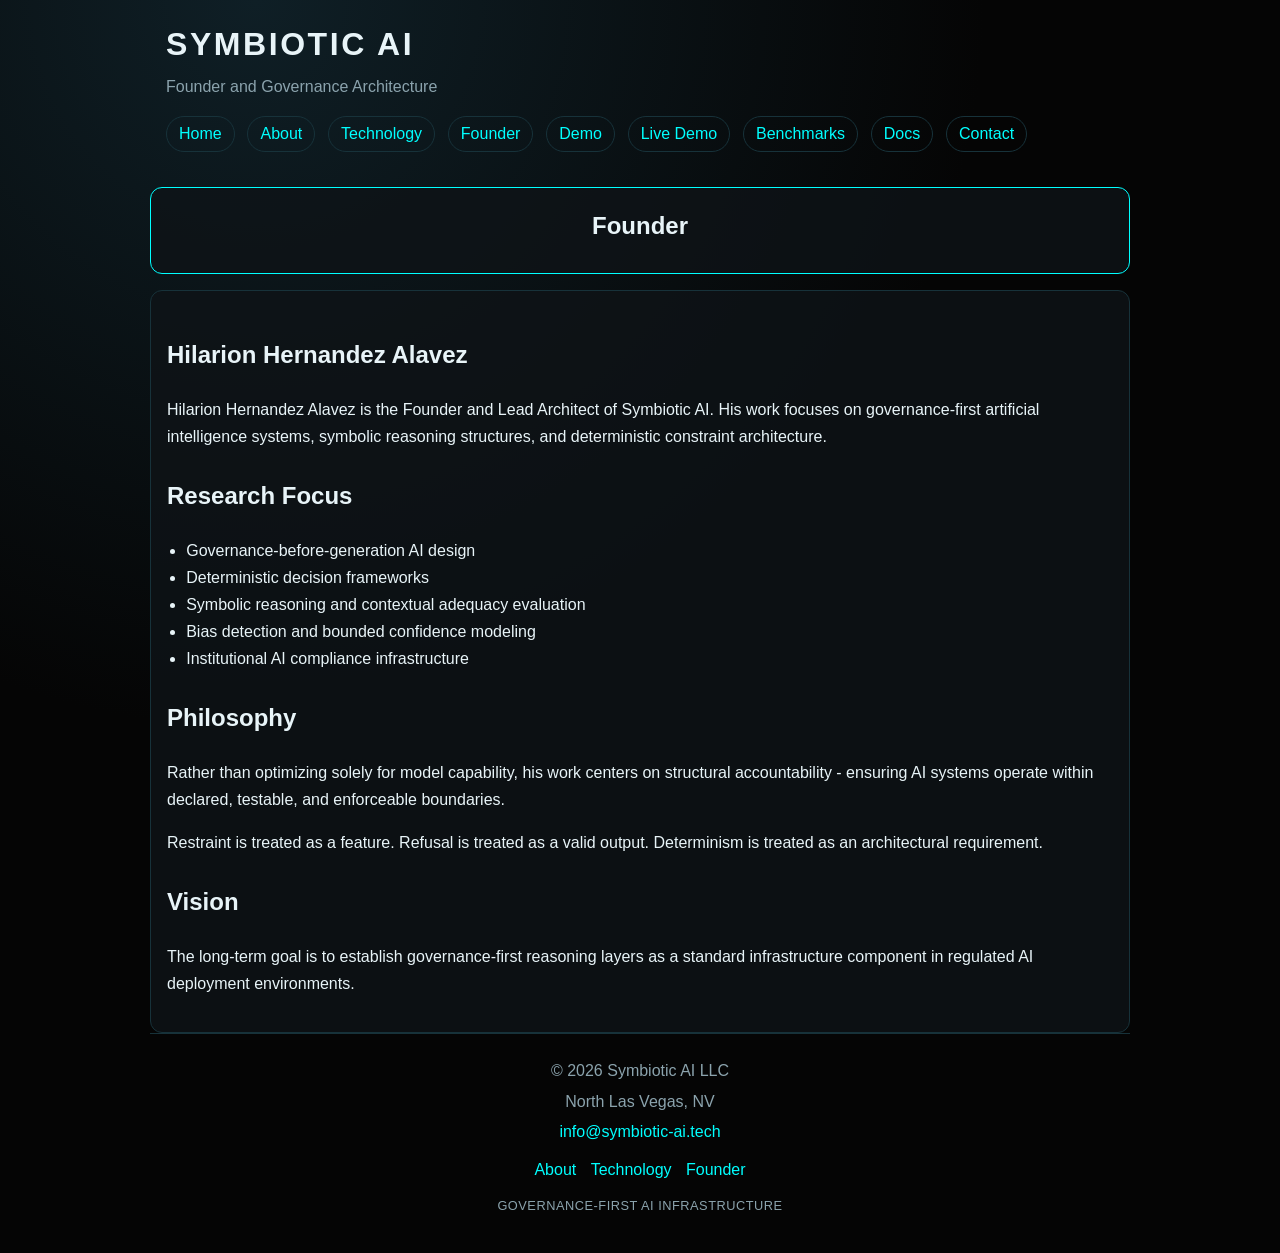
<file: founder.html>
<!DOCTYPE html>
<html lang="en">
<head>
<meta charset="UTF-8">
<meta name="viewport" content="width=device-width, initial-scale=1.0">
<meta name="description" content="Founder profile for Symbiotic AI and governance-first system design vision.">
<title>Founder | Symbiotic AI</title>
<link rel="icon" href="favicon.svg" type="image/svg+xml" />
<link rel="stylesheet" href="styles.css">
</head>
<body>
<header>
  <h1>SYMBIOTIC AI</h1>
  <p class="tagline">Founder and Governance Architecture</p>
  <nav aria-label="Primary">
    <a href="index.html">Home</a>
    <a href="about.html">About</a>
    <a href="technology.html">Technology</a>
    <a href="founder.html">Founder</a>
    <a href="demo.html">Demo</a>
    <a href="demo-live.html">Live Demo</a>
    <a href="benchmarks.html">Benchmarks</a>
    <a href="docs/index.html">Docs</a>
    <a href="contact.html">Contact</a>
  </nav>
</header>

<main>
<section class="page-hero">
    <h2>Founder</h2>
</section>

<section class="content">

<h2>Hilarion Hernandez Alavez</h2>

<p>
Hilarion Hernandez Alavez is the Founder and Lead Architect of Symbiotic AI.
His work focuses on governance-first artificial intelligence systems,
symbolic reasoning structures, and deterministic constraint architecture.
</p>

<h2>Research Focus</h2>

<ul>
<li>Governance-before-generation AI design</li>
<li>Deterministic decision frameworks</li>
<li>Symbolic reasoning and contextual adequacy evaluation</li>
<li>Bias detection and bounded confidence modeling</li>
<li>Institutional AI compliance infrastructure</li>
</ul>

<h2>Philosophy</h2>

<p>
Rather than optimizing solely for model capability,
his work centers on structural accountability -
ensuring AI systems operate within declared, testable,
and enforceable boundaries.
</p>

<p>
Restraint is treated as a feature.
Refusal is treated as a valid output.
Determinism is treated as an architectural requirement.
</p>

<h2>Vision</h2>

<p>
The long-term goal is to establish governance-first reasoning layers
as a standard infrastructure component in regulated AI deployment environments.
</p>

</section>
</main>

<footer class="site-footer">
  <p>&copy; 2026 Symbiotic AI LLC</p>
  <p>North Las Vegas, NV</p>
  <p><a href="mailto:info@symbiotic-ai.tech">info@symbiotic-ai.tech</a></p>
  <div class="footer-links">
    <a href="about.html">About</a>
    <a href="technology.html">Technology</a>
    <a href="founder.html">Founder</a>
  </div>
  <p class="footer-meta">Governance-First AI Infrastructure</p>
</footer>
</body>
</html>
</file>
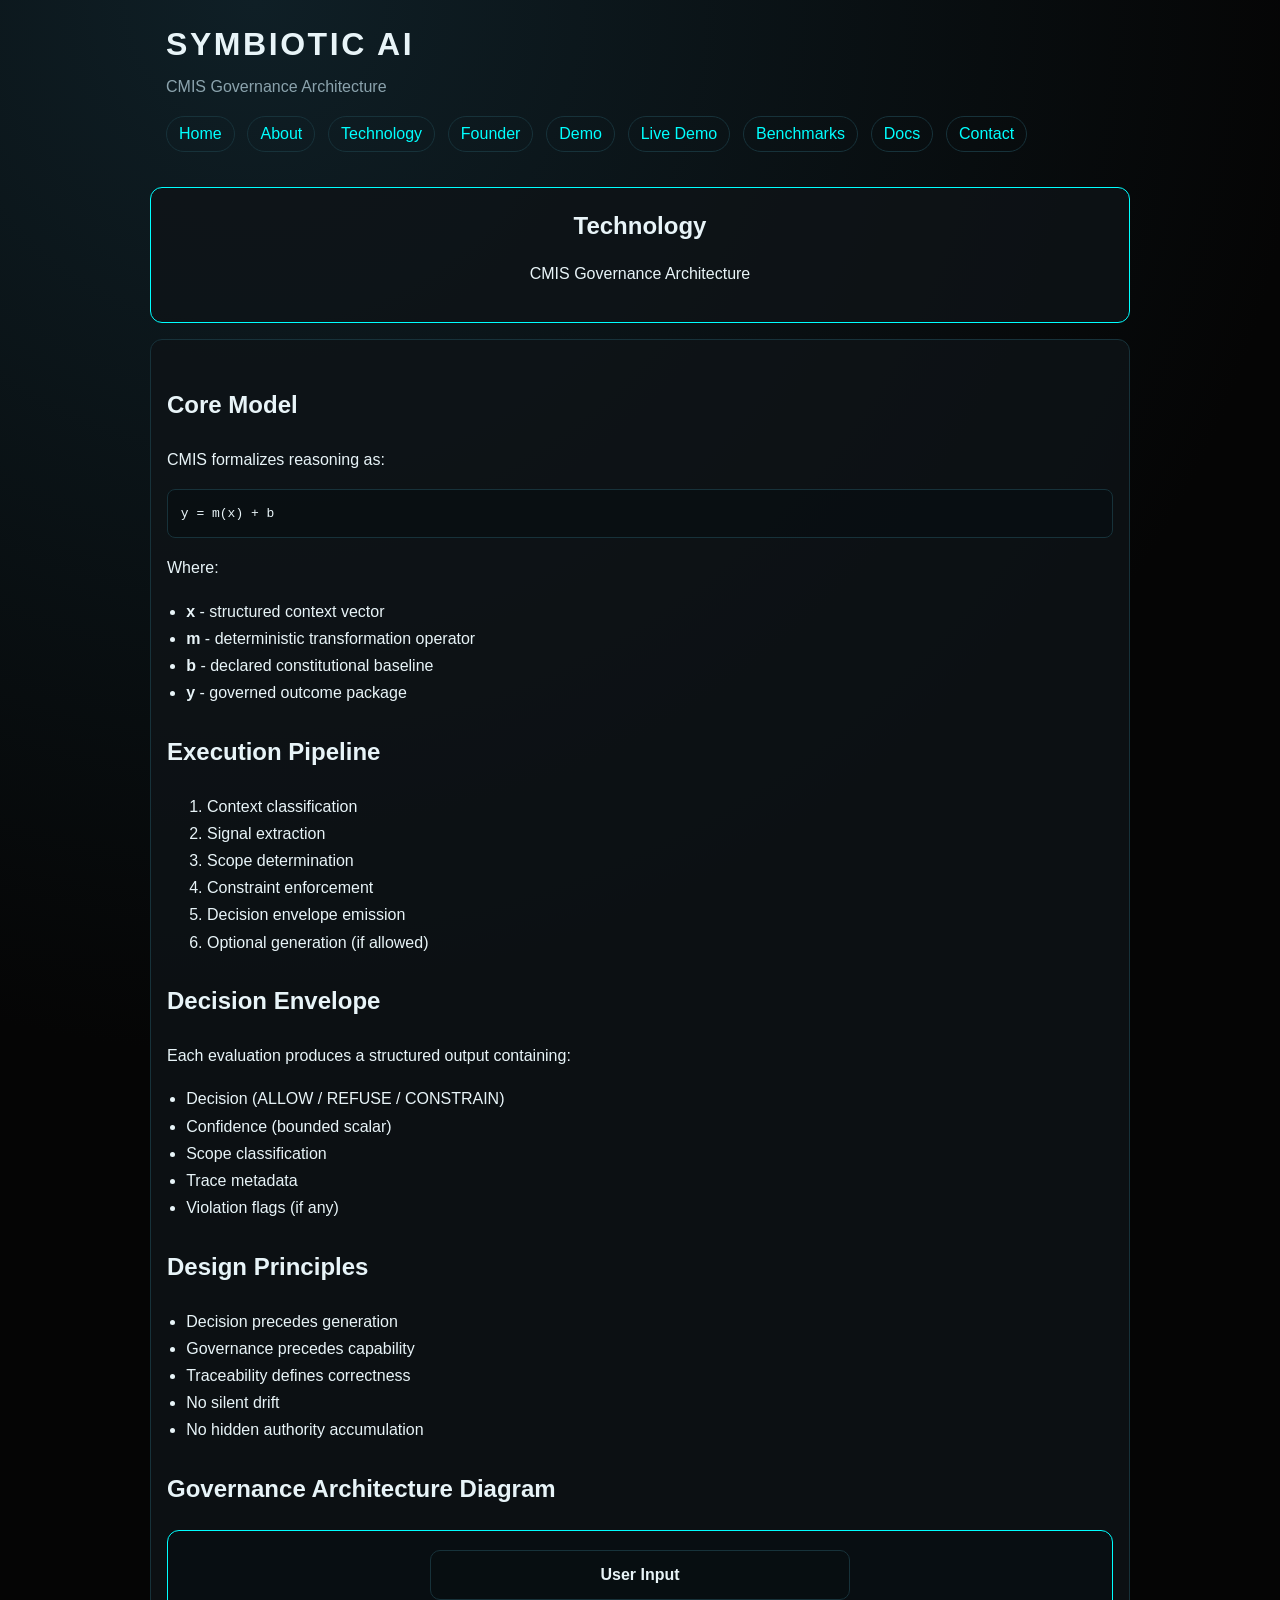
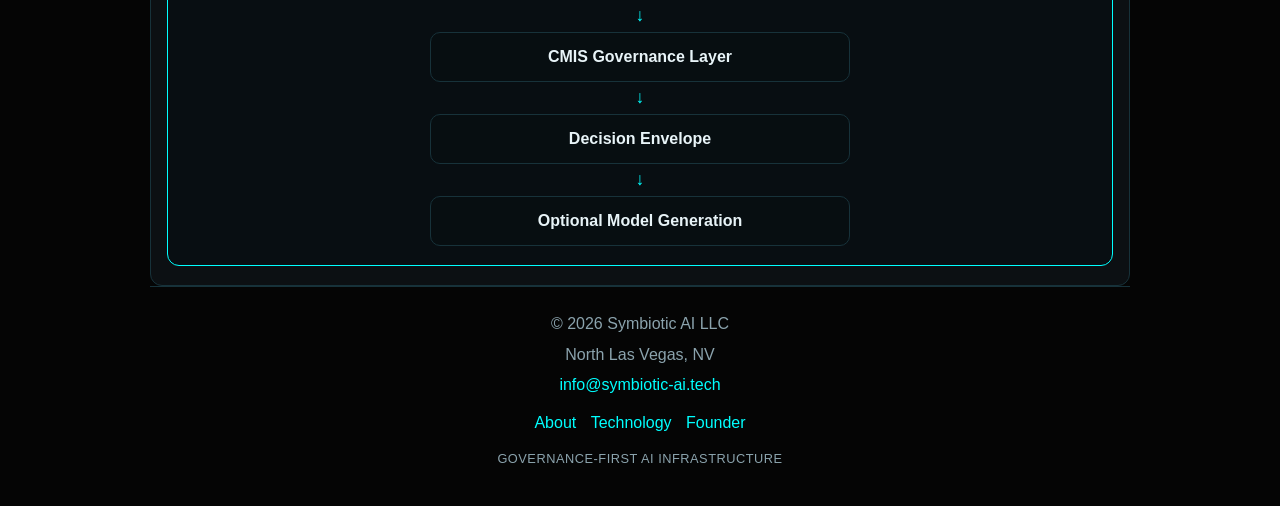
<file: technology.html>
<!DOCTYPE html>
<html lang="en">
<head>
<meta charset="UTF-8">
<meta name="viewport" content="width=device-width, initial-scale=1.0">
<meta name="description" content="CMIS governance architecture and deterministic AI pipeline.">
<title>Technology | Symbiotic AI</title>
<link rel="icon" href="favicon.svg" type="image/svg+xml" />
<link rel="stylesheet" href="styles.css">
</head>
<body>
<header>
  <h1>SYMBIOTIC AI</h1>
  <p class="tagline">CMIS Governance Architecture</p>
  <nav aria-label="Primary">
    <a href="index.html">Home</a>
    <a href="about.html">About</a>
    <a href="technology.html">Technology</a>
    <a href="founder.html">Founder</a>
    <a href="demo.html">Demo</a>
    <a href="demo-live.html">Live Demo</a>
    <a href="benchmarks.html">Benchmarks</a>
    <a href="docs/index.html">Docs</a>
    <a href="contact.html">Contact</a>
  </nav>
</header>

<main>
<section class="page-hero">
    <h2>Technology</h2>
    <p>CMIS Governance Architecture</p>
</section>

<section class="content">

<h2>Core Model</h2>

<p>
CMIS formalizes reasoning as:
</p>

<pre>y = m(x) + b</pre>

<p>
Where:
</p>

<ul>
<li><strong>x</strong> - structured context vector</li>
<li><strong>m</strong> - deterministic transformation operator</li>
<li><strong>b</strong> - declared constitutional baseline</li>
<li><strong>y</strong> - governed outcome package</li>
</ul>

<h2>Execution Pipeline</h2>

<ol>
<li>Context classification</li>
<li>Signal extraction</li>
<li>Scope determination</li>
<li>Constraint enforcement</li>
<li>Decision envelope emission</li>
<li>Optional generation (if allowed)</li>
</ol>

<h2>Decision Envelope</h2>

<p>
Each evaluation produces a structured output containing:
</p>

<ul>
<li>Decision (ALLOW / REFUSE / CONSTRAIN)</li>
<li>Confidence (bounded scalar)</li>
<li>Scope classification</li>
<li>Trace metadata</li>
<li>Violation flags (if any)</li>
</ul>

<h2>Design Principles</h2>

<ul>
<li>Decision precedes generation</li>
<li>Governance precedes capability</li>
<li>Traceability defines correctness</li>
<li>No silent drift</li>
<li>No hidden authority accumulation</li>
</ul>

<h2>Governance Architecture Diagram</h2>
<div class="gov-diagram" role="img" aria-label="Governance architecture flow from user input through CMIS to decision and optional generation">
  <div class="gov-node">User Input</div>
  <div class="gov-arrow">↓</div>
  <div class="gov-node">CMIS Governance Layer</div>
  <div class="gov-arrow">↓</div>
  <div class="gov-node">Decision Envelope</div>
  <div class="gov-arrow">↓</div>
  <div class="gov-node">Optional Model Generation</div>
</div>

</section>
</main>

<footer class="site-footer">
  <p>&copy; 2026 Symbiotic AI LLC</p>
  <p>North Las Vegas, NV</p>
  <p><a href="mailto:info@symbiotic-ai.tech">info@symbiotic-ai.tech</a></p>
  <div class="footer-links">
    <a href="about.html">About</a>
    <a href="technology.html">Technology</a>
    <a href="founder.html">Founder</a>
  </div>
  <p class="footer-meta">Governance-First AI Infrastructure</p>
</footer>
</body>
</html>
</file>
<file: styles.css>
:root {
  --bg: #050505;
  --card: #0e1317;
  --text: #e8f4f8;
  --muted: #8ba3ad;
  --accent: #00ffff;
  --accent-dark: #0b6f7a;
  --border: #17323a;
}

* {
  box-sizing: border-box;
}

body {
  margin: 0;
  font-family: "Segoe UI", Tahoma, Geneva, Verdana, sans-serif;
  background: radial-gradient(circle at 20% 0%, #0f1f26, var(--bg) 45%);
  color: var(--text);
  line-height: 1.6;
}

header, section, footer {
  max-width: 980px;
  margin: 0 auto;
  padding: 1.2rem 1rem;
}

header h1 {
  margin: 0;
  letter-spacing: 0.08em;
}

.tagline {
  color: var(--muted);
  margin: 0.25rem 0 1rem;
}

nav {
  display: flex;
  flex-wrap: wrap;
  gap: 0.8rem;
}

nav a {
  color: var(--accent);
  text-decoration: none;
  border: 1px solid var(--border);
  border-radius: 999px;
  padding: 0.25rem 0.75rem;
}

section {
  background: color-mix(in srgb, var(--card) 80%, transparent);
  border: 1px solid var(--border);
  border-radius: 12px;
  margin-top: 1rem;
}

h2 {
  margin-top: 0;
}

ul {
  padding-left: 1.2rem;
}

a {
  color: var(--accent);
}

.hero {
  display: grid;
  grid-template-columns: 1.4fr 0.8fr;
  gap: 1.5rem;
  align-items: stretch;
}

.hero-copy,
.hero-panel {
  background: color-mix(in srgb, var(--card) 70%, transparent);
  border: 1px solid var(--border);
  border-radius: 12px;
  padding: 1.4rem;
}

.eyebrow {
  margin: 0 0 0.5rem;
  color: var(--accent);
  letter-spacing: 0.12em;
  text-transform: uppercase;
  font-size: 0.78rem;
}

.hero h2 {
  font-size: clamp(2rem, 5vw, 3.4rem);
  margin: 0 0 0.75rem;
  line-height: 1.1;
}

.hero p {
  color: var(--muted);
  max-width: 62ch;
}

.hero-actions {
  display: flex;
  flex-wrap: wrap;
  gap: 0.8rem;
  margin-top: 1.2rem;
}

.cta-btn.secondary {
  background: transparent;
  color: var(--text);
}

.hero-panel {
  display: grid;
  gap: 0.9rem;
}

.hero-stat {
  border: 1px solid var(--border);
  border-radius: 10px;
  padding: 1rem;
  background: rgba(8, 14, 18, 0.6);
}

.hero-stat span {
  display: block;
  color: var(--muted);
  font-size: 0.85rem;
  margin-bottom: 0.25rem;
}

.hero-stat strong {
  color: var(--accent);
  font-size: 1.1rem;
}

.call-to-action {
  display: flex;
  flex-wrap: wrap;
  gap: 0.8rem;
  align-items: center;
}

.call-to-action h2,
.call-to-action p {
  width: 100%;
}

.cta-btn {
  display: inline-block;
  text-decoration: none;
  color: #031316;
  background: var(--accent);
  border: 1px solid var(--accent-dark);
  border-radius: 10px;
  padding: 0.5rem 0.9rem;
  font-weight: 600;
}

.benchmark-grid {
  display: grid;
  grid-template-columns: repeat(auto-fit, minmax(220px, 1fr));
  gap: 1rem;
  margin: 1rem 0 1.25rem;
}

.snapshot-layout {
  display: grid;
  grid-template-columns: 2fr 1fr;
  gap: 1rem;
  align-items: start;
}

.live-sidebar {
  background: rgba(8, 14, 18, 0.8);
  border: 1px solid var(--accent);
  border-radius: 10px;
  padding: 1rem;
}

.live-sidebar h3 {
  margin: 0 0 0.35rem;
  color: var(--accent);
}

.live-updated {
  margin: 0 0 0.8rem;
  color: var(--muted);
  font-size: 0.82rem;
}

.status-table {
  width: 100%;
  border-collapse: collapse;
  font-size: 0.85rem;
}

.status-table th,
.status-table td {
  border: 1px solid var(--border);
  padding: 0.45rem 0.5rem;
  text-align: left;
  vertical-align: top;
}

.status-table th {
  color: var(--accent);
  font-weight: 600;
}

.benchmark-card {
  background: rgba(8, 14, 18, 0.7);
  border: 1px solid var(--border);
  border-radius: 10px;
  padding: 1rem;
}

.benchmark-card h3 {
  margin: 0 0 0.5rem;
  color: var(--accent);
  font-size: 1rem;
}

.benchmark-card p {
  margin: 0;
  color: var(--muted);
}

.method-list {
  padding-left: 1.2rem;
}

.method-list li {
  margin-bottom: 0.4rem;
}

.contact-form {
  display: grid;
  gap: 1rem;
}

.field-grid {
  display: grid;
  grid-template-columns: repeat(auto-fit, minmax(220px, 1fr));
  gap: 1rem;
}

.form-field {
  display: grid;
  gap: 0.35rem;
}

.form-field label {
  font-weight: 600;
}

.form-field input,
.form-field textarea {
  width: 100%;
  border: 1px solid var(--border);
  border-radius: 10px;
  background: rgba(6, 10, 14, 0.8);
  color: var(--text);
  padding: 0.85rem 0.9rem;
  font: inherit;
}

.form-field input:focus,
.form-field textarea:focus {
  outline: 2px solid rgba(0, 255, 255, 0.4);
  border-color: var(--accent);
}

.field-error {
  min-height: 1rem;
  color: #ff8a8a;
  font-size: 0.8rem;
}

.form-status {
  min-height: 1.2rem;
  color: var(--muted);
}

.form-status.success {
  color: #7dff9e;
}

.form-status.error {
  color: #ff8a8a;
}

footer {
  color: var(--muted);
  text-align: center;
  padding-bottom: 2rem;
}

/* Personas Gallery */
.personas {
  border-color: var(--accent);
}

.section-subtitle {
  color: var(--muted);
  font-size: 0.95rem;
  margin-bottom: 1.5rem;
}

.personas-grid {
  display: grid;
  grid-template-columns: repeat(auto-fit, minmax(250px, 1fr));
  gap: 1.2rem;
  margin: 1.5rem 0;
}

.persona-card {
  background: color-mix(in srgb, var(--card) 50%, transparent);
  border: 1px solid var(--border);
  border-radius: 10px;
  padding: 1.2rem;
  text-align: center;
}

.persona-image {
  width: 100%;
  aspect-ratio: 1;
  object-fit: cover;
  border-radius: 8px;
  margin-bottom: 1rem;
  display: block;
  background: #07131a;
  border: 1px solid var(--border);
}

.persona-card h3 {
  margin: 0.5rem 0;
  font-size: 1.1rem;
}

.persona-label {
  color: var(--accent);
  font-size: 0.8rem;
  font-weight: 600;
  margin: 0.3rem 0;
}

.persona-desc {
  color: var(--muted);
  font-size: 0.85rem;
  margin: 0.6rem 0 0;
}

.tech-note {
  color: var(--muted);
  font-size: 0.85rem;
  margin-top: 1.2rem;
}

/* Tunix Status Section */
.tunix-status {
  background: linear-gradient(135deg, 
    color-mix(in srgb, var(--card) 70%, transparent),
    color-mix(in srgb, #0f1f26 30%, transparent));
  border: 2px solid var(--accent);
  margin-top: 2rem;
}

.tunix-container {
  display: grid;
  grid-template-columns: 1fr 1fr;
  gap: 2rem;
  align-items: center;
}

@media (max-width: 768px) {
  .tunix-container {
    grid-template-columns: 1fr;
  }

  .snapshot-layout {
    grid-template-columns: 1fr;
  }
}

.tunix-left h2 {
  color: var(--accent);
  margin-top: 0;
}

.tunix-status-box {
  background: color-mix(in srgb, var(--card) 60%, transparent);
  border-left: 3px solid var(--accent);
  padding: 0.8rem 1rem;
  margin: 1rem 0;
  font-weight: 600;
}

.tunix-detail {
  color: var(--muted);
  font-size: 0.9rem;
}

.tech-showcase {
  display: grid;
  grid-template-columns: 1fr 1fr;
  gap: 1rem;
}

.tech-box {
  aspect-ratio: 1;
  display: flex;
  align-items: center;
  justify-content: center;
  border-radius: 8px;
  font-size: 0.8rem;
  font-weight: 600;
  text-align: center;
  padding: 1rem;
}

.tech-box.cyan-accent {
  background: linear-gradient(135deg, rgba(0, 255, 255, 0.15), rgba(0, 100, 150, 0.1));
  border: 1px solid rgba(0, 255, 255, 0.4);
  color: #00ffff;
}

.tech-box.purple-accent {
  background: linear-gradient(135deg, rgba(168, 85, 247, 0.15), rgba(100, 0, 150, 0.1));
  border: 1px solid rgba(168, 85, 247, 0.4);
  color: #a855f7;
}

/* Verification Footer */
.verification-footer-section {
  text-align: center;
  border: 1px solid var(--accent);
}

.verification-footer-section h2 {
  color: var(--accent);
}

.verification-links {
  display: flex;
  flex-wrap: wrap;
  justify-content: center;
  gap: 1rem;
  margin-top: 1.2rem;
}

.verify-link {
  display: inline-block;
  padding: 0.6rem 1rem;
  border: 1px solid var(--accent);
  border-radius: 6px;
  text-decoration: none;
  background: color-mix(in srgb, var(--accent) 5%, transparent);
  transition: all 0.2s ease;
}

.verify-link:hover {
  background: color-mix(in srgb, var(--accent) 15%, transparent);
  border-color: #00ffff;
}

.about-hero,
.page-hero {
  text-align: center;
  border-color: var(--accent);
}

.about-hero h2,
.page-hero h2 {
  margin-bottom: 0.5rem;
}

.about-content,
.content {
  line-height: 1.7;
}

.about-content h2,
.content h2 {
  margin-top: 1.6rem;
}

.about-content ul,
.content ul,
.content ol {
  margin-top: 0.5rem;
  margin-bottom: 1rem;
}

.content pre {
  background: rgba(8, 14, 18, 0.8);
  border: 1px solid var(--border);
  border-radius: 8px;
  padding: 0.8rem;
  overflow-x: auto;
}

.governance-principles {
  border: 1px solid var(--accent);
  border-radius: 10px;
  padding: 1rem 1.2rem;
  background: rgba(6, 14, 18, 0.55);
}

.governance-principles li {
  margin-bottom: 0.45rem;
}

.site-footer {
  border-top: 1px solid var(--border);
  text-align: center;
  padding-top: 1.2rem;
  padding-bottom: 2rem;
  color: var(--muted);
}

.site-footer p {
  margin: 0.3rem 0;
}

.site-footer a {
  color: var(--accent);
  text-decoration: none;
}

.footer-links {
  display: flex;
  justify-content: center;
  flex-wrap: wrap;
  gap: 0.9rem;
  margin: 0.8rem 0;
}

.footer-meta {
  letter-spacing: 0.04em;
  text-transform: uppercase;
  font-size: 0.8rem;
}

.gov-diagram {
  border: 1px solid var(--accent);
  border-radius: 12px;
  background: rgba(6, 14, 18, 0.55);
  padding: 1.2rem;
  display: grid;
  justify-items: center;
  gap: 0.45rem;
}

.gov-node {
  width: min(100%, 420px);
  text-align: center;
  background: rgba(8, 14, 18, 0.82);
  border: 1px solid var(--border);
  border-radius: 10px;
  padding: 0.65rem 0.9rem;
  color: var(--text);
  font-weight: 600;
}

.gov-arrow {
  color: var(--accent);
  font-size: 1.1rem;
  line-height: 1;
}
</file>
